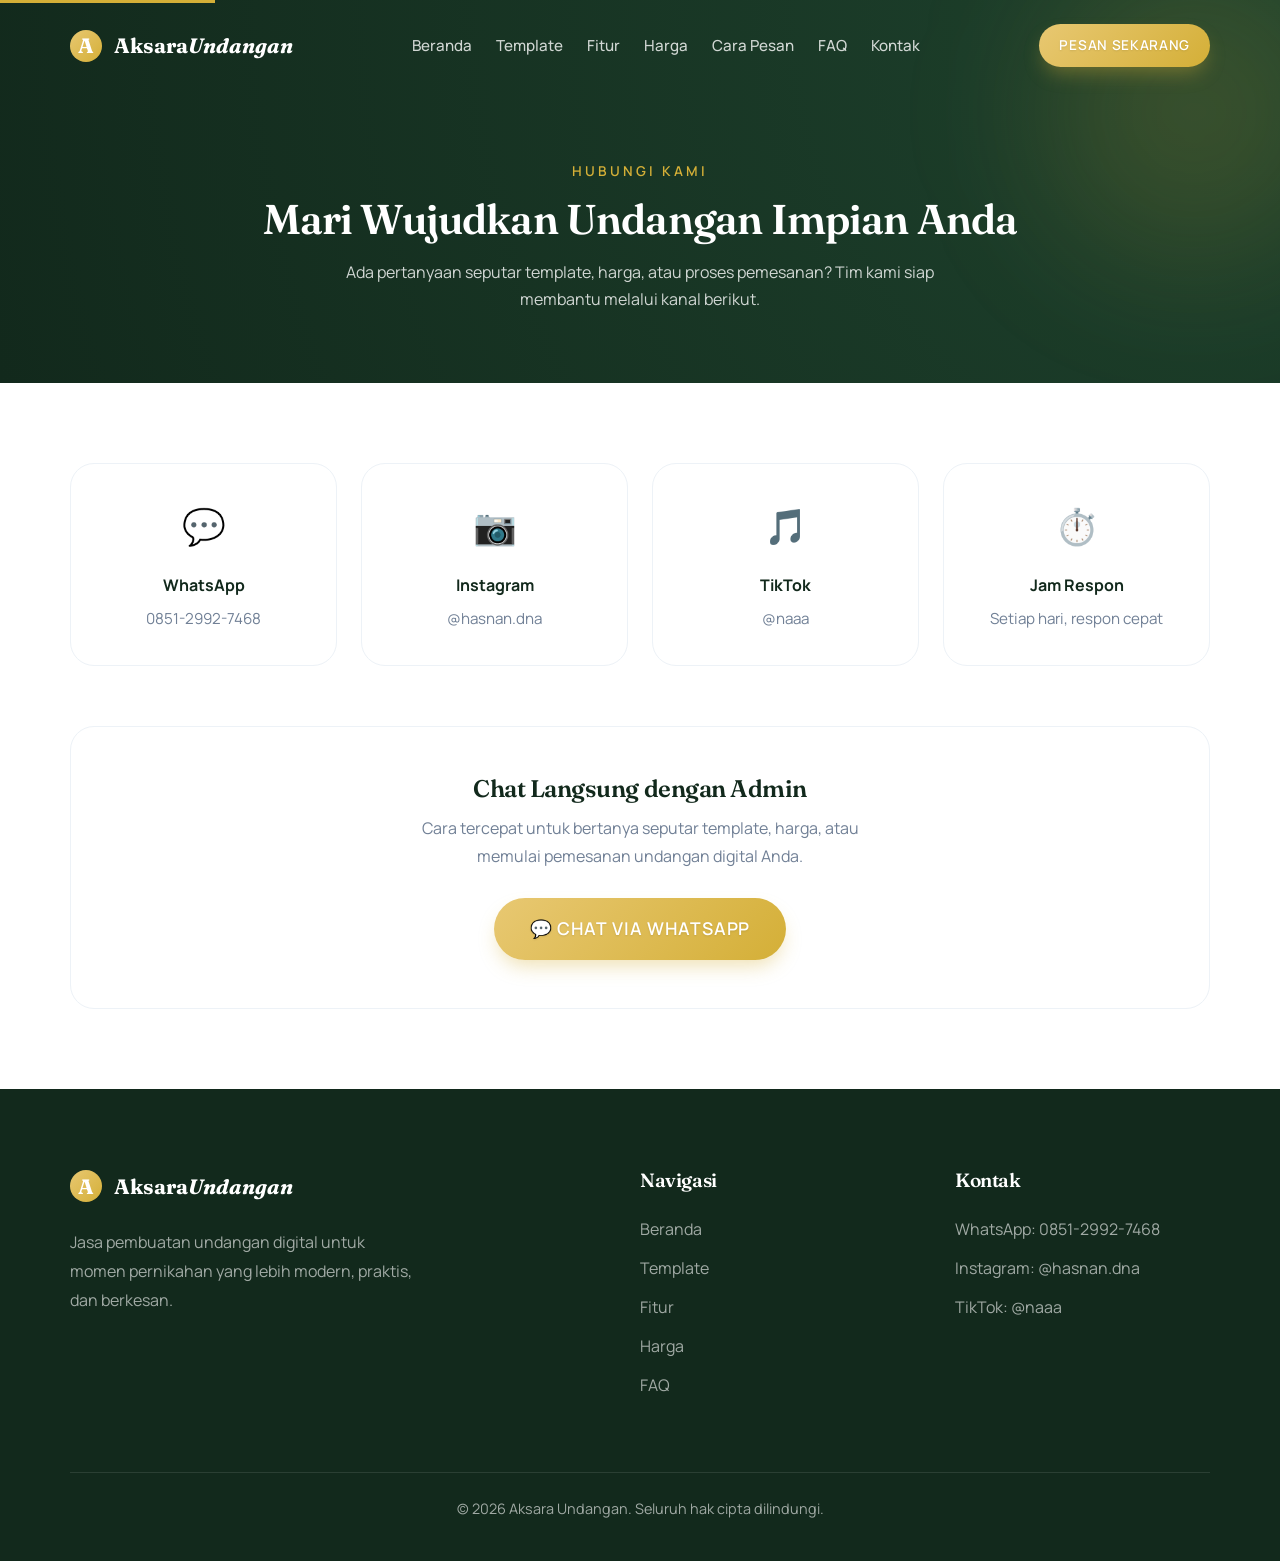
<file: contact.html>
<!DOCTYPE html>
<html lang="id">
<head>
  <meta charset="UTF-8">
  <meta name="viewport" content="width=device-width, initial-scale=1.0">
  <title>Kontak Kami — Aksara Undangan</title>
  <meta name="description" content="Hubungi Aksara Undangan melalui WhatsApp, Instagram, atau TikTok untuk memesan undangan digital pernikahan Anda.">
  <link rel="icon" href="assets/icons/favicon.svg" type="image/svg+xml">

  <link rel="preconnect" href="https://fonts.googleapis.com">
  <link rel="preconnect" href="https://fonts.gstatic.com" crossorigin>
  <link href="https://fonts.googleapis.com/css2?family=Fraunces:ital,opsz,wght@0,9..144,400;0,9..144,500;0,9..144,600;1,9..144,500&family=Manrope:wght@400;500;600;700&display=swap" rel="stylesheet">

  <link rel="stylesheet" href="css/style.css">
  <link rel="stylesheet" href="css/components.css">
  <link rel="stylesheet" href="css/responsive.css">

  <meta name="keywords" content="kontak undangan digital, hubungi aksara undangan, whatsapp undangan pernikahan">
  <meta name="robots" content="index, follow">
  <link rel="canonical" href="https://aksaraundangan.id/contact.html">

  <meta property="og:type" content="website">
  <meta property="og:title" content="Kontak Kami — Aksara Undangan">
  <meta property="og:description" content="Hubungi Aksara Undangan melalui WhatsApp, Instagram, atau TikTok.">
  <meta property="og:image" content="assets/images/og-cover.jpg">
  <meta property="og:url" content="https://aksaraundangan.id/contact.html">
  <meta name="twitter:card" content="summary_large_image">
</head>
<body>

  <a class="skip-link" href="#konten-utama">Langsung ke konten utama</a>

  <header class="navbar" id="navbar">
    <div class="container navbar__inner">
      <a href="index.html#beranda" class="navbar__logo" aria-label="Aksara Undangan - Beranda">
        <span class="navbar__logo-mark" aria-hidden="true">A</span>
        <span class="navbar__logo-text">Aksara<em>Undangan</em></span>
      </a>

      <nav class="navbar__nav" id="navbarNav" aria-label="Navigasi utama">
        <ul class="navbar__menu">
          <li><a href="index.html#beranda">Beranda</a></li>
          <li><a href="templates.html">Template</a></li>
          <li><a href="index.html#fitur">Fitur</a></li>
          <li><a href="pricing.html">Harga</a></li>
          <li><a href="index.html#cara-pesan">Cara Pesan</a></li>
          <li><a href="index.html#faq">FAQ</a></li>
          <li><a href="contact.html">Kontak</a></li>
        </ul>
      </nav>

      <div class="navbar__actions">
        <a href="pricing.html" class="btn btn--primary btn--sm navbar__cta">Pesan Sekarang</a>
        <button class="navbar__toggle" id="navbarToggle" aria-expanded="false" aria-controls="navbarNav" aria-label="Buka menu navigasi">
          <span></span><span></span><span></span>
        </button>
      </div>
    </div>
  </header>

  <main id="konten-utama">

    <!-- ============ PAGE HEADER ============ -->
    <header class="page-header">
      <div class="container">
        <p class="page-header__eyebrow">Hubungi Kami</p>
        <h1 class="page-header__title">Mari Wujudkan Undangan Impian Anda</h1>
        <p class="page-header__desc">Ada pertanyaan seputar template, harga, atau proses pemesanan? Tim kami siap membantu melalui kanal berikut.</p>
      </div>
    </header>

    <!-- ============ KONTAK ============ -->
    <section class="section">
      <div class="container">
        <div class="contact-grid">
          <div class="contact-card">
            <span class="contact-card__icon" aria-hidden="true">💬</span>
            <span class="contact-card__label">WhatsApp</span>
            <a class="contact-card__value" href="https://wa.me/6285129927468" target="_blank" rel="noopener noreferrer">0851-2992-7468</a>
          </div>
          <div class="contact-card">
            <span class="contact-card__icon" aria-hidden="true">📷</span>
            <span class="contact-card__label">Instagram</span>
            <a class="contact-card__value" href="https://instagram.com/hasnan.dna" target="_blank" rel="noopener noreferrer">@hasnan.dna</a>
          </div>
          <div class="contact-card">
            <span class="contact-card__icon" aria-hidden="true">🎵</span>
            <span class="contact-card__label">TikTok</span>
            <a class="contact-card__value" href="https://tiktok.com/@heyodumb.o" target="_blank" rel="noopener noreferrer">@naaa</a>
          </div>
          <div class="contact-card">
            <span class="contact-card__icon" aria-hidden="true">⏱️</span>
            <span class="contact-card__label">Jam Respon</span>
            <span class="contact-card__value">Setiap hari, respon cepat</span>
          </div>
        </div>

        <div class="contact-cta">
          <h2 class="contact-cta__title">Chat Langsung dengan Admin</h2>
          <p class="contact-cta__desc">Cara tercepat untuk bertanya seputar template, harga, atau memulai pemesanan undangan digital Anda.</p>
          <a href="#kontak" class="btn btn--primary btn--lg" id="ctaWhatsappBtn">💬 Chat via WhatsApp</a>
        </div>
      </div>
    </section>

  </main>

  <!-- ============ FOOTER ============ -->
  <footer class="footer" id="kontak">
    <div class="container footer__grid">
      <div class="footer__brand">
        <a href="index.html#beranda" class="navbar__logo footer__logo">
          <span class="navbar__logo-mark" aria-hidden="true">A</span>
          <span class="navbar__logo-text">Aksara<em>Undangan</em></span>
        </a>
        <p class="footer__desc">Jasa pembuatan undangan digital untuk momen pernikahan yang lebih modern, praktis, dan berkesan.</p>
      </div>

      <nav class="footer__nav" aria-label="Navigasi footer">
        <h3 class="footer__heading">Navigasi</h3>
        <ul>
          <li><a href="index.html#beranda">Beranda</a></li>
          <li><a href="templates.html">Template</a></li>
          <li><a href="index.html#fitur">Fitur</a></li>
          <li><a href="pricing.html">Harga</a></li>
          <li><a href="index.html#faq">FAQ</a></li>
        </ul>
      </nav>

      <div class="footer__contact">
        <h3 class="footer__heading">Kontak</h3>
        <ul>
          <li><a href="https://wa.me/6285129927468" target="_blank" rel="noopener noreferrer">WhatsApp: 0851-2992-7468</a></li>
          <li><a href="https://instagram.com/hasnan.dna" target="_blank" rel="noopener noreferrer">Instagram: @hasnan.dna</a></li>
          <li><a href="https://tiktok.com/@heyodumb.o" target="_blank" rel="noopener noreferrer">TikTok: @naaa</a></li>
        </ul>
      </div>
    </div>

    <div class="container footer__bottom">
      <p>&copy; <span id="currentYear">2026</span> Aksara Undangan. Seluruh hak cipta dilindungi.</p>
    </div>
  </footer>

  <!-- ============ SCRIPTS ============ -->
  <script src="js/main.js" defer></script>
  <script src="js/navigation.js" defer></script>
  <script src="js/whatsapp.js" defer></script>
</body>
</html>
</file>
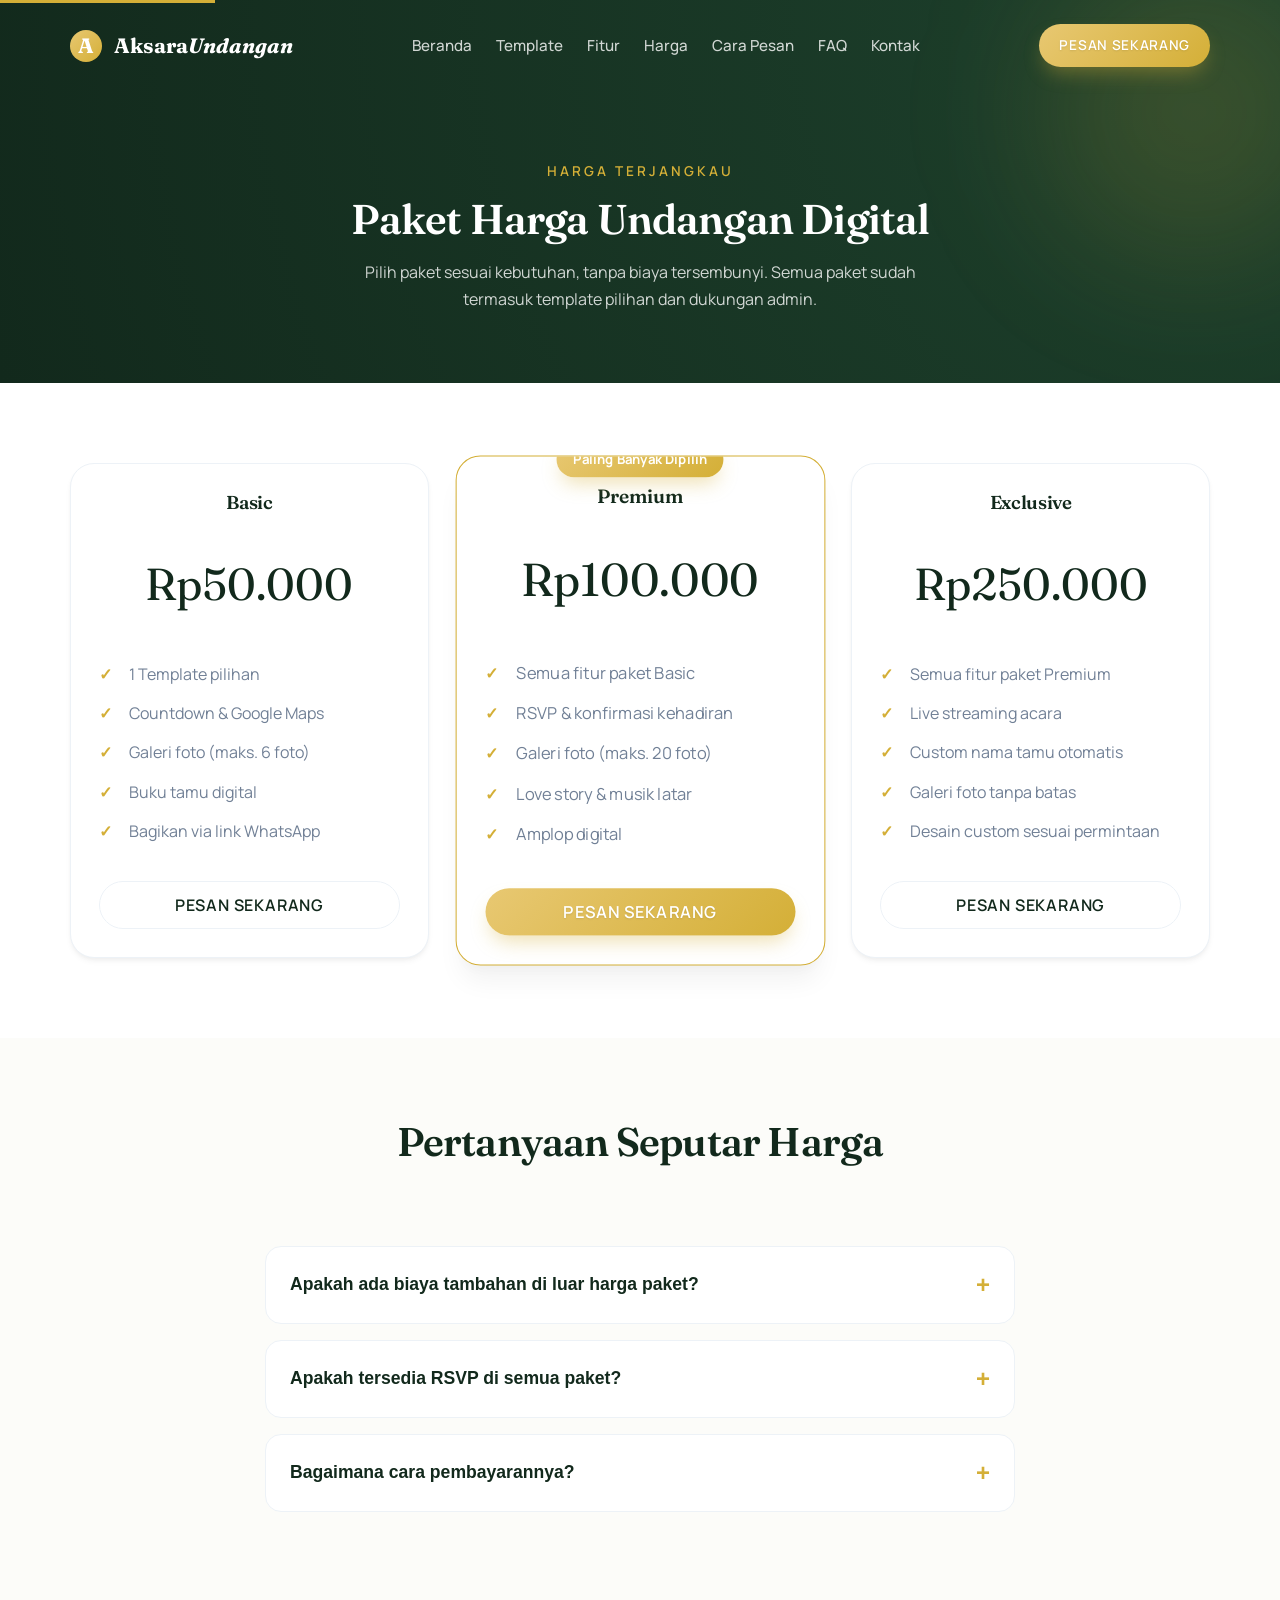
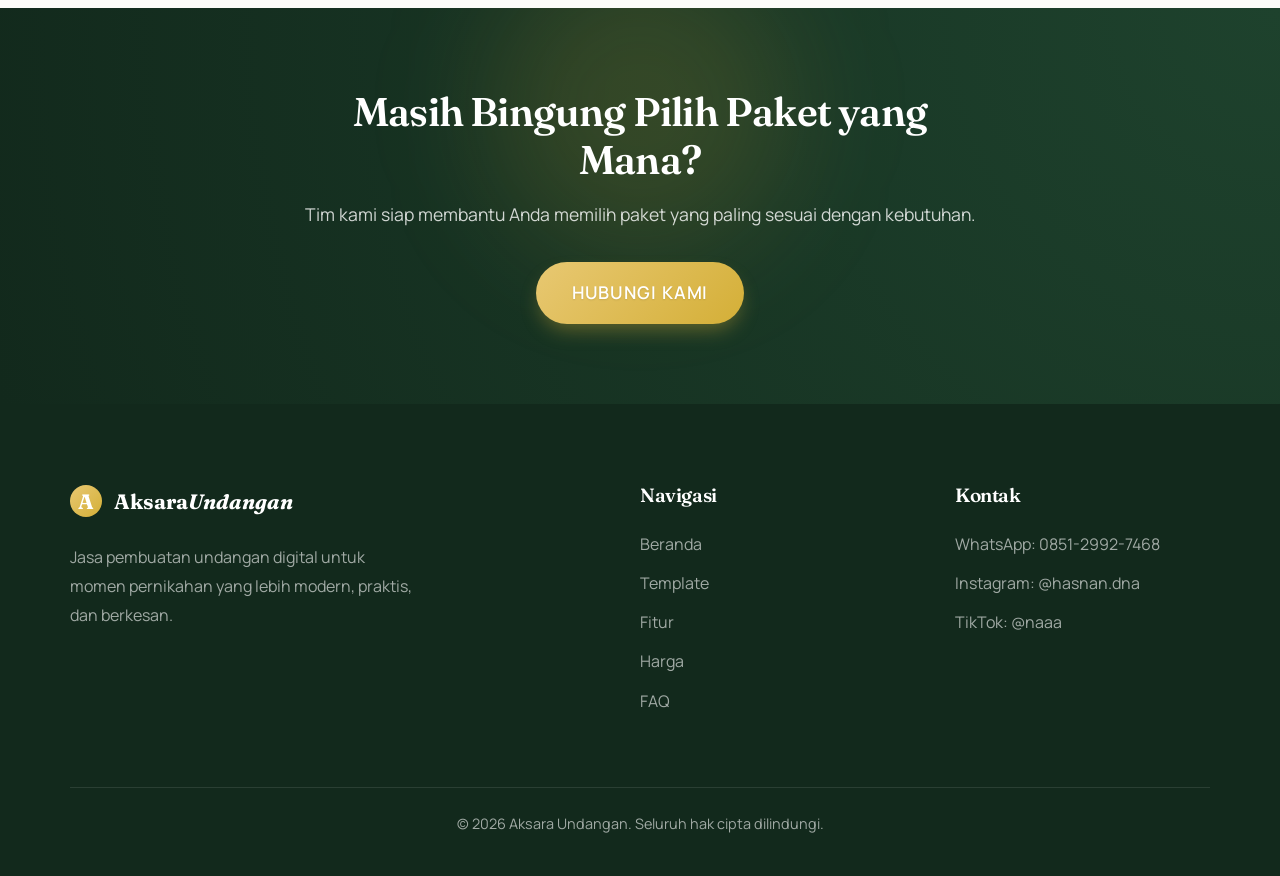
<file: pricing.html>
<!DOCTYPE html>
<html lang="id">
<head>
  <meta charset="UTF-8">
  <meta name="viewport" content="width=device-width, initial-scale=1.0">
  <title>Paket Harga — Aksara Undangan</title>
  <meta name="description" content="Paket harga undangan digital pernikahan Aksara Undangan mulai dari Rp50.000. Tanpa biaya tersembunyi, cocok untuk semua kebutuhan.">
  <link rel="icon" href="assets/icons/favicon.svg" type="image/svg+xml">

  <link rel="preconnect" href="https://fonts.googleapis.com">
  <link rel="preconnect" href="https://fonts.gstatic.com" crossorigin>
  <link href="https://fonts.googleapis.com/css2?family=Fraunces:ital,opsz,wght@0,9..144,400;0,9..144,500;0,9..144,600;1,9..144,500&family=Manrope:wght@400;500;600;700&display=swap" rel="stylesheet">

  <link rel="stylesheet" href="css/style.css">
  <link rel="stylesheet" href="css/components.css">
  <link rel="stylesheet" href="css/responsive.css">

  <meta name="keywords" content="harga undangan digital, paket undangan pernikahan online, biaya undangan digital">
  <meta name="robots" content="index, follow">
  <link rel="canonical" href="https://aksaraundangan.id/pricing.html">

  <meta property="og:type" content="website">
  <meta property="og:title" content="Paket Harga — Aksara Undangan">
  <meta property="og:description" content="Paket harga undangan digital pernikahan Aksara Undangan mulai dari Rp50.000.">
  <meta property="og:image" content="assets/images/og-cover.jpg">
  <meta property="og:url" content="https://aksaraundangan.id/pricing.html">
  <meta name="twitter:card" content="summary_large_image">
</head>
<body>

  <a class="skip-link" href="#konten-utama">Langsung ke konten utama</a>

  <header class="navbar" id="navbar">
    <div class="container navbar__inner">
      <a href="index.html#beranda" class="navbar__logo" aria-label="Aksara Undangan - Beranda">
        <span class="navbar__logo-mark" aria-hidden="true">A</span>
        <span class="navbar__logo-text">Aksara<em>Undangan</em></span>
      </a>

      <nav class="navbar__nav" id="navbarNav" aria-label="Navigasi utama">
        <ul class="navbar__menu">
          <li><a href="index.html#beranda">Beranda</a></li>
          <li><a href="templates.html">Template</a></li>
          <li><a href="index.html#fitur">Fitur</a></li>
          <li><a href="pricing.html">Harga</a></li>
          <li><a href="index.html#cara-pesan">Cara Pesan</a></li>
          <li><a href="index.html#faq">FAQ</a></li>
          <li><a href="contact.html">Kontak</a></li>
        </ul>
      </nav>

      <div class="navbar__actions">
        <a href="#paket" class="btn btn--primary btn--sm navbar__cta">Pesan Sekarang</a>
        <button class="navbar__toggle" id="navbarToggle" aria-expanded="false" aria-controls="navbarNav" aria-label="Buka menu navigasi">
          <span></span><span></span><span></span>
        </button>
      </div>
    </div>
  </header>

  <main id="konten-utama">

    <!-- ============ PAGE HEADER ============ -->
    <header class="page-header">
      <div class="container">
        <p class="page-header__eyebrow">Harga Terjangkau</p>
        <h1 class="page-header__title">Paket Harga Undangan Digital</h1>
        <p class="page-header__desc">Pilih paket sesuai kebutuhan, tanpa biaya tersembunyi. Semua paket sudah termasuk template pilihan dan dukungan admin.</p>
      </div>
    </header>

    <!-- ============ PAKET HARGA ============ -->
    <section class="section pricing-section" id="paket">
      <div class="container">
        <div class="pricing-grid">
          <article class="pricing-card">
            <h3 class="pricing-card__name">Basic</h3>
            <p class="pricing-card__price">Rp50.000</p>
            <ul class="pricing-card__features">
              <li>1 Template pilihan</li>
              <li>Countdown &amp; Google Maps</li>
              <li>Galeri foto (maks. 6 foto)</li>
              <li>Buku tamu digital</li>
              <li>Bagikan via link WhatsApp</li>
            </ul>
            <button class="btn btn--outline pricing-card__cta" data-package="Basic" data-price="Rp50.000">Pesan Sekarang</button>
          </article>

          <article class="pricing-card pricing-card--highlight">
            <span class="pricing-card__badge">Paling Banyak Dipilih</span>
            <h3 class="pricing-card__name">Premium</h3>
            <p class="pricing-card__price">Rp100.000</p>
            <ul class="pricing-card__features">
              <li>Semua fitur paket Basic</li>
              <li>RSVP &amp; konfirmasi kehadiran</li>
              <li>Galeri foto (maks. 20 foto)</li>
              <li>Love story &amp; musik latar</li>
              <li>Amplop digital</li>
            </ul>
            <button class="btn btn--primary pricing-card__cta" data-package="Premium" data-price="Rp100.000">Pesan Sekarang</button>
          </article>

          <article class="pricing-card">
            <h3 class="pricing-card__name">Exclusive</h3>
            <p class="pricing-card__price">Rp250.000</p>
            <ul class="pricing-card__features">
              <li>Semua fitur paket Premium</li>
              <li>Live streaming acara</li>
              <li>Custom nama tamu otomatis</li>
              <li>Galeri foto tanpa batas</li>
              <li>Desain custom sesuai permintaan</li>
            </ul>
            <button class="btn btn--outline pricing-card__cta" data-package="Exclusive" data-price="Rp250.000">Pesan Sekarang</button>
          </article>
        </div>
      </div>
    </section>

    <!-- ============ FAQ SEPUTAR HARGA ============ -->
    <section class="section">
      <div class="container">
        <div class="section__header">
          <h2 class="section__title">Pertanyaan Seputar Harga</h2>
        </div>

        <div class="faq-list" id="faqList">
          <div class="faq-item">
            <button class="faq-item__question" aria-expanded="false">
              Apakah ada biaya tambahan di luar harga paket?
              <span class="faq-item__icon" aria-hidden="true">+</span>
            </button>
            <div class="faq-item__answer">
              <p>Tidak ada. Biaya di atas sudah final, kecuali Anda meminta layanan tambahan seperti domain khusus.</p>
            </div>
          </div>
          <div class="faq-item">
            <button class="faq-item__question" aria-expanded="false">
              Apakah tersedia RSVP di semua paket?
              <span class="faq-item__icon" aria-hidden="true">+</span>
            </button>
            <div class="faq-item__answer">
              <p>RSVP tersedia mulai dari paket Premium, lengkap dengan rekap jumlah tamu yang hadir.</p>
            </div>
          </div>
          <div class="faq-item">
            <button class="faq-item__question" aria-expanded="false">
              Bagaimana cara pembayarannya?
              <span class="faq-item__icon" aria-hidden="true">+</span>
            </button>
            <div class="faq-item__answer">
              <p>Pembayaran dilakukan melalui admin kami setelah Anda memilih paket dan mengirim data undangan.</p>
            </div>
          </div>
        </div>
      </div>
    </section>

    <!-- ============ CTA ============ -->
    <section class="cta-section">
      <div class="container cta-section__inner">
        <h2 class="cta-section__title">Masih Bingung Pilih Paket yang Mana?</h2>
        <p class="cta-section__desc">Tim kami siap membantu Anda memilih paket yang paling sesuai dengan kebutuhan.</p>
        <a href="contact.html" class="btn btn--primary btn--lg">Hubungi Kami</a>
      </div>
    </section>

  </main>

  <!-- ============ FOOTER ============ -->
  <footer class="footer">
    <div class="container footer__grid">
      <div class="footer__brand">
        <a href="index.html#beranda" class="navbar__logo footer__logo">
          <span class="navbar__logo-mark" aria-hidden="true">A</span>
          <span class="navbar__logo-text">Aksara<em>Undangan</em></span>
        </a>
        <p class="footer__desc">Jasa pembuatan undangan digital untuk momen pernikahan yang lebih modern, praktis, dan berkesan.</p>
      </div>

      <nav class="footer__nav" aria-label="Navigasi footer">
        <h3 class="footer__heading">Navigasi</h3>
        <ul>
          <li><a href="index.html#beranda">Beranda</a></li>
          <li><a href="templates.html">Template</a></li>
          <li><a href="index.html#fitur">Fitur</a></li>
          <li><a href="pricing.html">Harga</a></li>
          <li><a href="index.html#faq">FAQ</a></li>
        </ul>
      </nav>

      <div class="footer__contact">
        <h3 class="footer__heading">Kontak</h3>
        <ul>
          <li><a href="https://wa.me/6285129927468" target="_blank" rel="noopener noreferrer">WhatsApp: 0851-2992-7468</a></li>
          <li><a href="https://instagram.com/hasnan.dna" target="_blank" rel="noopener noreferrer">Instagram: @hasnan.dna</a></li>
          <li><a href="https://tiktok.com/@heyodumb.o" target="_blank" rel="noopener noreferrer">TikTok: @naaa</a></li>
        </ul>
      </div>
    </div>

    <div class="container footer__bottom">
      <p>&copy; <span id="currentYear">2026</span> Aksara Undangan. Seluruh hak cipta dilindungi.</p>
    </div>
  </footer>

  <!-- ============ SCRIPTS ============ -->
  <script src="js/main.js" defer></script>
  <script src="js/navigation.js" defer></script>
  <script src="js/faq.js" defer></script>
  <script src="js/whatsapp.js" defer></script>
</body>
</html>
</file>
<file: css/style.css>
/* ==========================================================================
   CSS CUSTOM VARIABLES (MODERN SYSTEM)
   ========================================================================== */
/* Memaksa kata yang terlalu panjang untuk turun ke baris baru */
body {
  overflow-x: hidden; /* Mencegah layar bisa digeser ke kanan-kiri (horizontal scroll) */
  word-wrap: break-word;
  overflow-wrap: break-word;
}
   :root {
  /* Palet Warna Premium */
  --color-primary: #12291C; /* Deep Forest Green (Lebih gelap & eksklusif) */
  --color-primary-light: #1E422D;
  --color-secondary: #D4AF37; 
  --color-secondary-hover: #C5A030;
  
  /* Gradasi Mewah */
  --gradient-gold: linear-gradient(135deg, #E8C872 0%, #D4AF37 100%);
  --gradient-dark: radial-gradient(circle at top right, var(--color-primary-light) 0%, var(--color-primary) 100%);

  /* Warna Dasar */
  --color-bg: #FCFCF9; /* Off-white, nuansa kertas premium */
  --color-bg-alt: #FFFFFF;
  --color-text: #2D3748;
  --color-text-light: #718096;
  --color-border: #EDF2F7;

  /* Tipografi */
  --font-heading: 'Fraunces', serif;
  --font-body: 'Manrope', sans-serif;

  /* Spasi & Ukuran */
  --container-width: 1140px;
  --spacing-sm: 0.5rem;
  --spacing-md: 1rem;
  --spacing-lg: 2rem;
  --spacing-xl: 5rem; /* Spasi antar section diperbesar agar lebih "lega" */

  /* Radius Modern (Lebih membulat) */
  --radius-sm: 8px;
  --radius-md: 16px;
  --radius-lg: 24px;
  --radius-pill: 50px;

  /* Soft Shadows (Lebih halus dan menyebar) */
  --shadow-sm: 0 4px 6px -1px rgba(0, 0, 0, 0.05), 0 2px 4px -1px rgba(0, 0, 0, 0.03);
  --shadow-md: 0 10px 15px -3px rgba(0, 0, 0, 0.05), 0 4px 6px -2px rgba(0, 0, 0, 0.025);
  --shadow-lg: 0 20px 25px -5px rgba(0, 0, 0, 0.05), 0 10px 10px -5px rgba(0, 0, 0, 0.02);
  --shadow-gold: 0 10px 20px -5px rgba(212, 175, 55, 0.4);

  /* Transisi Halus */
  --transition: 0.3s cubic-bezier(0.4, 0, 0.2, 1);
}

/* ==========================================================================
   RESET & TIPOGRAFI
   ========================================================================== */
*, *::before, *::after {
  box-sizing: border-box;
  margin: 0;
  padding: 0;
}

html {
  scroll-behavior: smooth;
  font-size: 16px;
}

body {
  font-family: var(--font-body);
  background-color: var(--color-bg);
  color: var(--color-text);
  line-height: 1.7;
  -webkit-font-smoothing: antialiased;
}

h1, h2, h3, h4, h5, h6 {
  font-family: var(--font-heading);
  color: var(--color-primary);
  line-height: 1.2;
  margin-bottom: var(--spacing-md);
  font-weight: 600;
  letter-spacing: -0.02em; /* Teks judul sedikit dirapatkan (modern tipografi) */
}

p { margin-bottom: var(--spacing-md); }
a { text-decoration: none; color: inherit; transition: color var(--transition); }
ul, ol { list-style: none; }
img { max-width: 100%; height: auto; display: block; }

.skip-link {
  position: absolute; top: -40px; left: 0;
  background: var(--color-secondary); color: white;
  padding: 8px; z-index: 1000; transition: top var(--transition);
}
.skip-link:focus { top: 0; }

.container {
  width: 90%;
  max-width: var(--container-width);
  margin: 0 auto;
}

/* Layout Section Global */
.section { padding: var(--spacing-xl) 0; }
.section:nth-child(even) { background-color: var(--color-bg-alt); }

.section__header {
  text-align: center;
  max-width: 650px;
  margin: 0 auto var(--spacing-xl);
}
.section__title { font-size: 2.5rem; }
.section__desc { color: var(--color-text-light); font-size: 1.1rem; }
</file>
<file: css/components.css>
/* ==========================================================================
   BUTTONS (Tombol Modern)
   ========================================================================== */
.btn {
  display: inline-flex; justify-content: center; align-items: center;
  padding: 12px 28px; border-radius: var(--radius-pill);
  font-weight: 600; font-size: 1rem; font-family: var(--font-body);
  cursor: pointer; transition: all var(--transition); border: none;
  text-transform: uppercase; letter-spacing: 0.05em;
}
.btn--primary {
  background: var(--gradient-gold); color: white;
  box-shadow: var(--shadow-gold); text-shadow: 0 1px 2px rgba(0,0,0,0.1);
}
.btn--primary:hover {
  transform: translateY(-3px); box-shadow: 0 15px 25px -5px rgba(212, 175, 55, 0.5);
}
.btn--outline {
  background-color: transparent; border: 1.5px solid var(--color-border); color: var(--color-primary);
}
.btn--outline:hover {
  border-color: var(--color-primary); background-color: var(--color-primary); color: white;
}
.btn--ghost {
  background-color: rgba(255, 255, 255, 0.15); border: 1px solid rgba(255,255,255,0.3);
  color: white; backdrop-filter: blur(10px);
}
.btn--ghost:hover {
  background-color: white; color: var(--color-primary); transform: translateY(-3px);
}
.btn--sm { padding: 10px 20px; font-size: 0.85rem; }
.btn--lg { padding: 16px 36px; font-size: 1.1rem; }

/* ==========================================================================
   NAVBAR
   ========================================================================== */
.navbar {
  position: fixed; top: 0; left: 0; right: 0; z-index: 999;
  background-color: transparent; transition: all var(--transition); padding: 24px 0;
}
.navbar--scrolled {
  background-color: rgba(18, 41, 28, 0.9); backdrop-filter: blur(12px); -webkit-backdrop-filter: blur(12px);
  padding: 16px 0; box-shadow: var(--shadow-md); border-bottom: 1px solid rgba(255,255,255,0.05);
}
.navbar__inner { display: flex; justify-content: space-between; align-items: center; }
.navbar__logo { display: flex; align-items: center; gap: 12px; color: white; font-family: var(--font-heading); font-size: 1.3rem; font-weight: 700; }
.navbar__logo-mark { background: var(--gradient-gold); color: white; width: 32px; height: 32px; border-radius: 50%; display: flex; justify-content: center; align-items: center; }
.navbar__menu { display: flex; gap: 24px; }
.navbar__menu a { color: rgba(255, 255, 255, 0.8); font-weight: 500; font-size: 0.95rem; }
.navbar__menu a:hover { color: var(--color-secondary); }
.navbar__toggle { display: none; }

/* ==========================================================================
   HERO SECTION
   ========================================================================== */
.hero {
  background: var(--gradient-dark); color: white; min-height: 100vh;
  display: flex; align-items: center; padding-top: 80px; position: relative; overflow: hidden;
}
.hero::before { content: ''; position: absolute; top: 20%; left: -10%; width: 400px; height: 400px; border-radius: 50%; background-color: rgba(212, 175, 55, 0.15); filter: blur(80px); z-index: 0; }
.hero::after { content: ''; position: absolute; bottom: -10%; right: -5%; width: 500px; height: 500px; border-radius: 50%; background-color: rgba(255, 255, 255, 0.05); filter: blur(60px); z-index: 0; }
.hero__inner { display: grid; grid-template-columns: 1fr 1fr; gap: 40px; position: relative; z-index: 1; align-items: center; }
.hero__title { color: white; font-size: 3.5rem; margin-bottom: 20px; line-height: 1.1; }
.hero__eyebrow { color: var(--color-secondary); text-transform: uppercase; letter-spacing: 3px; font-size: 0.85rem; font-weight: 600; margin-bottom: 15px;}
.hero__subtitle { color: rgba(255,255,255,0.8); font-size: 1.15rem; margin-bottom: 40px; max-width: 90%; }
.hero__actions { display: flex; gap: 16px; margin-bottom: 40px; }
.hero__mini-stats { display: flex; gap: 40px; border-top: 1px solid rgba(255,255,255,0.1); padding-top: 24px; }
.hero__mini-stats dt { font-weight: 700; font-size: 1.7rem; color: white; }
.hero__mini-stats dd { font-size: 0.85rem; color: rgba(255,255,255,0.6); text-transform: uppercase; letter-spacing: 1px;}

/* ==========================================================================
   FIX HERO VISUAL (MOCKUP HP MODERN)
   ========================================================================== */
.hero__visual { position: relative; height: 100%; min-height: 500px; display: flex; justify-content: center; align-items: center; }
.hero__phone {
  width: 260px; height: 520px; background: var(--color-bg); border-radius: 40px;
  border: 12px solid #222; box-shadow: 0 25px 50px -12px rgba(0,0,0,0.5);
  position: relative; overflow: hidden; display: flex; flex-direction: column; justify-content: center; align-items: center; text-align: center;
}

/* Poni/Notch HP */
.hero__phone::before { content: ''; position: absolute; top: 0; left: 50%; transform: translateX(-50%); width: 120px; height: 25px; background: #222; border-bottom-left-radius: 16px; border-bottom-right-radius: 16px; }
.hero__phone-names { font-family: var(--font-heading); font-size: 2.2rem; color: var(--color-primary); line-height: 1.1; margin-bottom: 10px; }
.hero__phone-date { font-size: 0.9rem; color: var(--color-text-light); letter-spacing: 2px; }

/* Kartu Melayang (Floating Cards) */
.hero__card {
  position: absolute; background: rgba(255, 255, 255, 0.95); backdrop-filter: blur(10px);
  color: var(--color-primary); padding: 12px 20px; border-radius: var(--radius-pill);
  font-size: 0.85rem; font-weight: 600; box-shadow: var(--shadow-lg);
  animation: float 4s ease-in-out infinite; z-index: 2; border: 1px solid rgba(212, 175, 55, 0.2);
}
.hero__card--rsvp { bottom: 15%; right: -20px; animation-delay: 0s; }
.hero__card--music { top: 20%; left: -30px; animation-delay: 2s; }

@keyframes float {
  0% { transform: translateY(0px); }
  50% { transform: translateY(-15px); }
  100% { transform: translateY(0px); }
}

/* ==========================================================================
   FIX STATISTIK (AGAR LEBARNYA SEJAJAR & RAPI)
   ========================================================================== */
.stats { 
  background: var(--color-primary); padding: 40px; border-radius: var(--radius-lg); 
  /* Diperbaiki: Lebar kini mutlak menyesuaikan ukuran container utama */
  width: 90%; max-width: var(--container-width); margin: -40px auto 60px; 
  position: relative; z-index: 2; box-shadow: var(--shadow-lg); 
}
.stats .container { width: 100%; /* Cegah penyusutan ganda */ }
.stats__grid { display: grid; grid-template-columns: repeat(auto-fit, minmax(180px, 1fr)); gap: 30px; text-align: center; }
.stats__number { display: block; font-family: var(--font-heading); font-size: 2.8rem; color: var(--color-secondary); font-weight: 700; line-height: 1.2; }
.stats__label { color: rgba(255,255,255,0.8); font-size: 0.9rem; text-transform: uppercase; letter-spacing: 1px; font-weight: 600; }

/* ==========================================================================
   CARDS & GRIDS (Template, Demo, Harga)
   ========================================================================== */
.template-grid, .demo-grid, .pricing-grid { display: grid; grid-template-columns: repeat(auto-fill, minmax(300px, 1fr)); gap: 32px; }
.template-card, .demo-card, .pricing-card { background: white; border-radius: var(--radius-lg); border: 1px solid var(--color-border); overflow: hidden; box-shadow: var(--shadow-sm); transition: all var(--transition); display: flex; flex-direction: column; }
.template-card:hover, .demo-card:hover { transform: translateY(-8px); box-shadow: var(--shadow-lg); border-color: rgba(0,0,0,0.05); }
.template-card__preview, .demo-card__preview { overflow: hidden; }
.template-card__preview img, .demo-card__preview img { width: 100%; height: 320px; object-fit: cover; background-color: #f1f1f1; transition: transform 0.6s cubic-bezier(0.4, 0, 0.2, 1); }
.template-card:hover .template-card__preview img, .demo-card:hover .demo-card__preview img { transform: scale(1.05); }
.template-card__body, .pricing-card { padding: 28px; }
.template-card__category { font-size: 0.75rem; color: var(--color-secondary); text-transform: uppercase; font-weight: 700; letter-spacing: 1px;}
.template-card__price { display: block; margin: 20px 0; font-weight: 700; color: var(--color-primary); font-size: 1.3rem;}
.template-card__actions { display: flex; gap: 12px; }
.template-card__actions .btn { flex: 1; padding: 12px 10px; font-size: 0.8rem; }

/* Pricing Card Khusus */
.pricing-card { border: 1px solid var(--color-border); text-align: center; }
.pricing-card--highlight { border-color: var(--color-secondary); box-shadow: var(--shadow-lg); position: relative; transform: scale(1.03); }
.pricing-card__badge { position: absolute; top: -14px; left: 50%; transform: translateX(-50%); background: var(--gradient-gold); color: white; padding: 6px 16px; border-radius: var(--radius-pill); font-size: 0.8rem; font-weight: 700; box-shadow: var(--shadow-gold); width: max-content;}
.pricing-card__price { font-size: 2.8rem; font-family: var(--font-heading); color: var(--color-primary); margin: 15px 0; }
.pricing-card__features { text-align: left; margin: 24px 0; flex: 1; color: var(--color-text-light);}
.pricing-card__features li { margin-bottom: 12px; padding-left: 30px; position: relative; }
.pricing-card__features li::before { content: '✓'; color: var(--color-secondary); position: absolute; left: 0; font-weight: bold;}
.pricing-card__cta { width: 100%; margin-top: auto;}

/* ==========================================================================
   FILTER & FITUR
   ========================================================================== */
.template-filter { display: flex; justify-content: center; gap: 12px; margin-bottom: 40px; flex-wrap: wrap; }
.template-filter__btn { padding: 10px 24px; border-radius: var(--radius-pill); border: 1px solid var(--color-border); background: white; cursor: pointer; transition: all var(--transition); font-weight: 500; color: var(--color-text-light); }
.template-filter__btn.is-active, .template-filter__btn:hover { background-color: var(--color-primary); color: white; border-color: var(--color-primary); box-shadow: var(--shadow-sm); }
.fitur-grid { display: grid; grid-template-columns: repeat(auto-fill, minmax(220px, 1fr)); gap: 24px; }
.fitur-item { background: white; padding: 20px 24px; border-radius: var(--radius-md); display: flex; align-items: center; gap: 16px; border: 1px solid var(--color-border); transition: all var(--transition); }
.fitur-item:hover { transform: translateY(-3px); box-shadow: var(--shadow-md); border-color: transparent;}
.fitur-item__icon { font-size: 1.5rem; }
.fitur-item__label { font-weight: 600; }

/* ==========================================================================
   CARA PEMESANAN (YANG SEBELUMNYA HILANG)
   ========================================================================== */
.steps-grid { display: grid; grid-template-columns: repeat(auto-fit, minmax(220px, 1fr)); gap: 32px; counter-reset: step-counter; padding: 0;}
.step-item { background: white; padding: 40px 24px 24px; border-radius: var(--radius-lg); border: 1px solid var(--color-border); position: relative; text-align: center; transition: all var(--transition); box-shadow: var(--shadow-sm); }
.step-item:hover { transform: translateY(-5px); box-shadow: var(--shadow-md); border-color: var(--color-secondary); }
.step-item::before { 
  counter-increment: step-counter; content: counter(step-counter);
  position: absolute; top: -20px; left: 50%; transform: translateX(-50%);
  width: 40px; height: 40px; background: var(--gradient-gold); color: white;
  border-radius: 50%; display: flex; justify-content: center; align-items: center;
  font-family: var(--font-heading); font-size: 1.2rem; font-weight: bold; box-shadow: var(--shadow-sm);
}
.step-item__icon { font-size: 2.5rem; display: block; margin-bottom: 16px; }
.step-item__title { font-size: 1.2rem; margin-bottom: 12px; }
.step-item__desc { color: var(--color-text-light); font-size: 0.95rem; margin: 0; }

/* ==========================================================================
   KEUNGGULAN (YANG SEBELUMNYA HILANG)
   ========================================================================== */
.advantages-grid { display: grid; grid-template-columns: repeat(auto-fit, minmax(160px, 1fr)); gap: 24px; }
.advantage-item { background: white; padding: 32px 16px; border-radius: var(--radius-md); text-align: center; border: 1px solid var(--color-border); transition: all var(--transition); }
.advantage-item:hover { border-color: var(--color-secondary); transform: translateY(-5px); box-shadow: var(--shadow-sm); }
.advantage-item span { font-size: 2.5rem; display: block; margin-bottom: 16px; }
.advantage-item p { margin: 0; font-weight: 600; font-size: 0.95rem; color: var(--color-primary); }

/* ==========================================================================
   TESTIMONI (YANG SEBELUMNYA HILANG)
   ========================================================================== */
.testimonial-grid { display: grid; grid-template-columns: repeat(auto-fit, minmax(300px, 1fr)); gap: 32px; }
.testimonial-card { background: white; padding: 32px; border-radius: var(--radius-lg); border: 1px solid var(--color-border); display: flex; flex-direction: column; justify-content: space-between; transition: all var(--transition); }
.testimonial-card:hover { box-shadow: var(--shadow-md); border-color: transparent; }
.testimonial-card__quote { font-style: italic; color: var(--color-text-light); margin-bottom: 24px; position: relative; z-index: 1; line-height: 1.8; }
.testimonial-card__quote::before { content: '"'; font-size: 5rem; color: rgba(212, 175, 55, 0.15); font-family: var(--font-heading); position: absolute; top: -30px; left: -10px; z-index: -1; line-height: 1; }
.testimonial-card__author { display: flex; align-items: center; gap: 16px; border-top: 1px solid var(--color-border); padding-top: 24px; }
.testimonial-card__avatar { width: 48px; height: 48px; background: var(--gradient-gold); color: white; border-radius: 50%; display: flex; justify-content: center; align-items: center; font-weight: bold; font-family: var(--font-heading); font-size: 1.2rem; }
.testimonial-card__name { display: block; font-weight: 700; color: var(--color-primary); line-height: 1.2; }
.testimonial-card__name em { font-weight: normal; font-size: 0.8rem; color: var(--color-text-light); }
.testimonial-card__template { display: block; font-size: 0.75rem; color: var(--color-secondary); text-transform: uppercase; font-weight: 700; margin-top: 4px; letter-spacing: 0.5px; }

/* ==========================================================================
   FAQ ACCORDION
   ========================================================================== */
.faq-list { max-width: 750px; margin: 0 auto; }
.faq-item { background: white; margin-bottom: 16px; border-radius: var(--radius-md); border: 1px solid var(--color-border); overflow: hidden; transition: all var(--transition); }
.faq-item:hover { border-color: var(--color-secondary); box-shadow: var(--shadow-sm); }
.faq-item__question { width: 100%; text-align: left; padding: 24px; border: none; background: none; font-weight: 600; font-size: 1.1rem; cursor: pointer; display: flex; justify-content: space-between; align-items: center; color: var(--color-primary); }
.faq-item__icon { transition: transform 0.3s; color: var(--color-secondary); font-size: 1.5rem;}
.faq-item__answer { padding: 0 24px; max-height: 0; overflow: hidden; transition: max-height 0.4s ease-out; color: var(--color-text-light);}
.faq-item.is-open { border-color: var(--color-primary); box-shadow: var(--shadow-md); }
.faq-item.is-open .faq-item__answer { max-height: 250px; padding-bottom: 24px; }
.faq-item.is-open .faq-item__icon { transform: rotate(45deg); }

/* ==========================================================================
   CTA SECTION (YANG SEBELUMNYA HILANG)
   ========================================================================== */
.cta-section { background: var(--gradient-dark); padding: 80px 0; text-align: center; color: white; position: relative; overflow: hidden; }
.cta-section::before { content: ''; position: absolute; top: -50px; left: 50%; transform: translateX(-50%); width: 300px; height: 300px; background: rgba(212, 175, 55, 0.15); filter: blur(60px); border-radius: 50%; z-index: 0; }
.cta-section__inner { position: relative; z-index: 1; max-width: 700px; margin: 0 auto; }
.cta-section__title { color: white; font-size: 2.5rem; margin-bottom: 16px; }
.cta-section__desc { color: rgba(255,255,255,0.8); font-size: 1.1rem; margin-bottom: 32px; }

/* ==========================================================================
   FOOTER & MODAL
   ========================================================================== */
.footer { background-color: var(--color-primary); color: rgba(255,255,255,0.6); padding: 80px 0 24px; }
.footer__grid { display: grid; grid-template-columns: 2fr 1fr 1fr; gap: 60px; margin-bottom: 60px; }
.footer__logo { margin-bottom: 24px; display: inline-flex;}
.footer__desc { max-width: 350px; line-height: 1.8; }
.footer__heading { color: white; margin-bottom: 24px; font-size: 1.2rem;}
.footer__nav ul li, .footer__contact ul li { margin-bottom: 12px; }
.footer__nav a:hover, .footer__contact a:hover { color: white; padding-left: 5px; }
.footer__bottom { text-align: center; padding-top: 24px; border-top: 1px solid rgba(255,255,255,0.1); font-size: 0.9rem;}

.modal { position: fixed; top: 0; left: 0; right: 0; bottom: 0; z-index: 1000; display: flex; justify-content: center; align-items: center; }
.modal[hidden] { display: none; }
.modal__backdrop { position: absolute; top: 0; left: 0; width: 100%; height: 100%; background-color: rgba(18, 41, 28, 0.7); backdrop-filter: blur(8px); }
.modal__panel { position: relative; width: 100%; max-width: 414px; height: 90vh; background: white; border-radius: var(--radius-lg); overflow: hidden; z-index: 1001; box-shadow: 0 25px 50px -12px rgba(0, 0, 0, 0.5); }
.modal__close { position: absolute; top: 15px; right: 15px; z-index: 1002; background: white; color: var(--color-primary); border: none; width: 36px; height: 36px; border-radius: 50%; font-size: 1.5rem; cursor: pointer; display: flex; justify-content: center; align-items: center; box-shadow: var(--shadow-md); transition: var(--transition);}
.modal__close:hover { transform: scale(1.1); background: var(--color-primary); color: white;}
.modal__frame { width: 100%; height: 100%; border: none; }
/* ==========================================================================
   PAGE HEADER (Halaman internal: Template, Harga, Kontak)
   ========================================================================== */
.page-header { background: var(--gradient-dark); color: white; padding: 160px 0 70px; text-align: center; position: relative; overflow: hidden; }
.page-header::before { content: ''; position: absolute; top: -10%; right: -5%; width: 300px; height: 300px; border-radius: 50%; background-color: rgba(212, 175, 55, 0.15); filter: blur(70px); z-index: 0; }
.page-header__eyebrow { color: var(--color-secondary); text-transform: uppercase; letter-spacing: 3px; font-size: 0.85rem; font-weight: 600; margin-bottom: 12px; position: relative; z-index: 1; }
.page-header__title { color: white; font-size: 2.6rem; margin-bottom: 14px; position: relative; z-index: 1; }
.page-header__desc { color: rgba(255,255,255,0.8); max-width: 600px; margin: 0 auto; position: relative; z-index: 1; }

/* ==========================================================================
   CONTACT PAGE
   ========================================================================== */
.contact-grid { display: grid; grid-template-columns: repeat(auto-fit, minmax(260px, 1fr)); gap: 24px; margin-bottom: 60px; }
.contact-card { background: white; padding: 32px; border-radius: var(--radius-lg); border: 1px solid var(--color-border); text-align: center; transition: all var(--transition); }
.contact-card:hover { transform: translateY(-5px); box-shadow: var(--shadow-md); border-color: var(--color-secondary); }
.contact-card__icon { font-size: 2.2rem; display: block; margin-bottom: 16px; }
.contact-card__label { font-weight: 700; color: var(--color-primary); margin-bottom: 6px; display: block; }
.contact-card__value { color: var(--color-text-light); font-size: 0.95rem; }
.contact-cta { text-align: center; background: white; border: 1px solid var(--color-border); border-radius: var(--radius-lg); padding: 48px 24px; }
.contact-cta__title { margin-bottom: 12px; }
.contact-cta__desc { color: var(--color-text-light); margin-bottom: 28px; max-width: 500px; margin-left: auto; margin-right: auto; }
</file>
<file: css/responsive.css>
/* ==========================================================================
   MEDIA QUERIES (Mobile & Tablet)
   ========================================================================== */

/* Tablet & Mobile Landscape (max 992px) */
@media screen and (max-width: 992px) {
    .hero__inner {
      grid-template-columns: 1fr;
      text-align: center;
      gap: 20px;
    }
    
    .hero__actions {
      justify-content: center;
    }
  
    .hero__mini-stats {
      justify-content: center;
    }
  
    .hero__visual {
      display: none; /* Sembunyikan mockup HP di layar sempit agar tidak menumpuk */
    }
    
    .footer__grid {
      grid-template-columns: 1fr;
      gap: 30px;
      text-align: center;
    }
    
    .footer__logo {
      justify-content: center;
    }
  }
  
  /* Mobile Portrait (max 768px) */
  @media screen and (max-width: 768px) {
    /* Navbar & Mobile Menu */
    .navbar {
        background-color: var(--color-primary); /* Selalu solid di mobile */
    }
    
    .navbar__toggle {
      display: flex;
      flex-direction: column;
      justify-content: space-around;
      width: 30px;
      height: 24px;
      background: transparent;
      border: none;
      cursor: pointer;
      padding: 0;
      z-index: 1000; /* Pastikan di atas menu */
    }
  
    .navbar__toggle span {
      width: 100%;
      height: 2px;
      background: white;
      transition: all 0.3s;
    }
    
    /* Animasi silang (X) untuk hamburger menu */
    .navbar__toggle.is-active span:nth-child(1) { transform: translateY(11px) rotate(45deg); }
    .navbar__toggle.is-active span:nth-child(2) { opacity: 0; }
    .navbar__toggle.is-active span:nth-child(3) { transform: translateY(-11px) rotate(-45deg); }
  
    .navbar__nav {
      position: absolute;
      top: 100%;
      left: 0;
      width: 100%;
      background-color: var(--color-primary);
      padding: 20px 0;
      border-top: 1px solid rgba(255,255,255,0.1);
      
      /* Sembunyikan menu secara default, ditoggle oleh JS */
      opacity: 0;
      visibility: hidden;
      transform: translateY(-10px);
      transition: all 0.3s ease;
      box-shadow: 0 10px 20px rgba(0,0,0,0.2);
    }
  
    .navbar__nav.is-active {
      opacity: 1;
      visibility: visible;
      transform: translateY(0);
    }
  
    .navbar__menu {
      flex-direction: column;
      align-items: center;
      gap: 15px;
    }
  
    /* Tombol CTA di Navbar disembunyikan di layar sangat sempit */
    .navbar__cta {
      display: none;
    }
  
    /* Tipografi Hero */
    .hero__title { font-size: 2rem; }
    .hero__subtitle { font-size: 1rem; margin: 0 auto 30px; }
    
    /* Grid */
    .stats__grid { flex-direction: column; gap: 20px; }
    .steps-grid { display: flex; flex-direction: column; gap: 30px; }
  }
</file>
